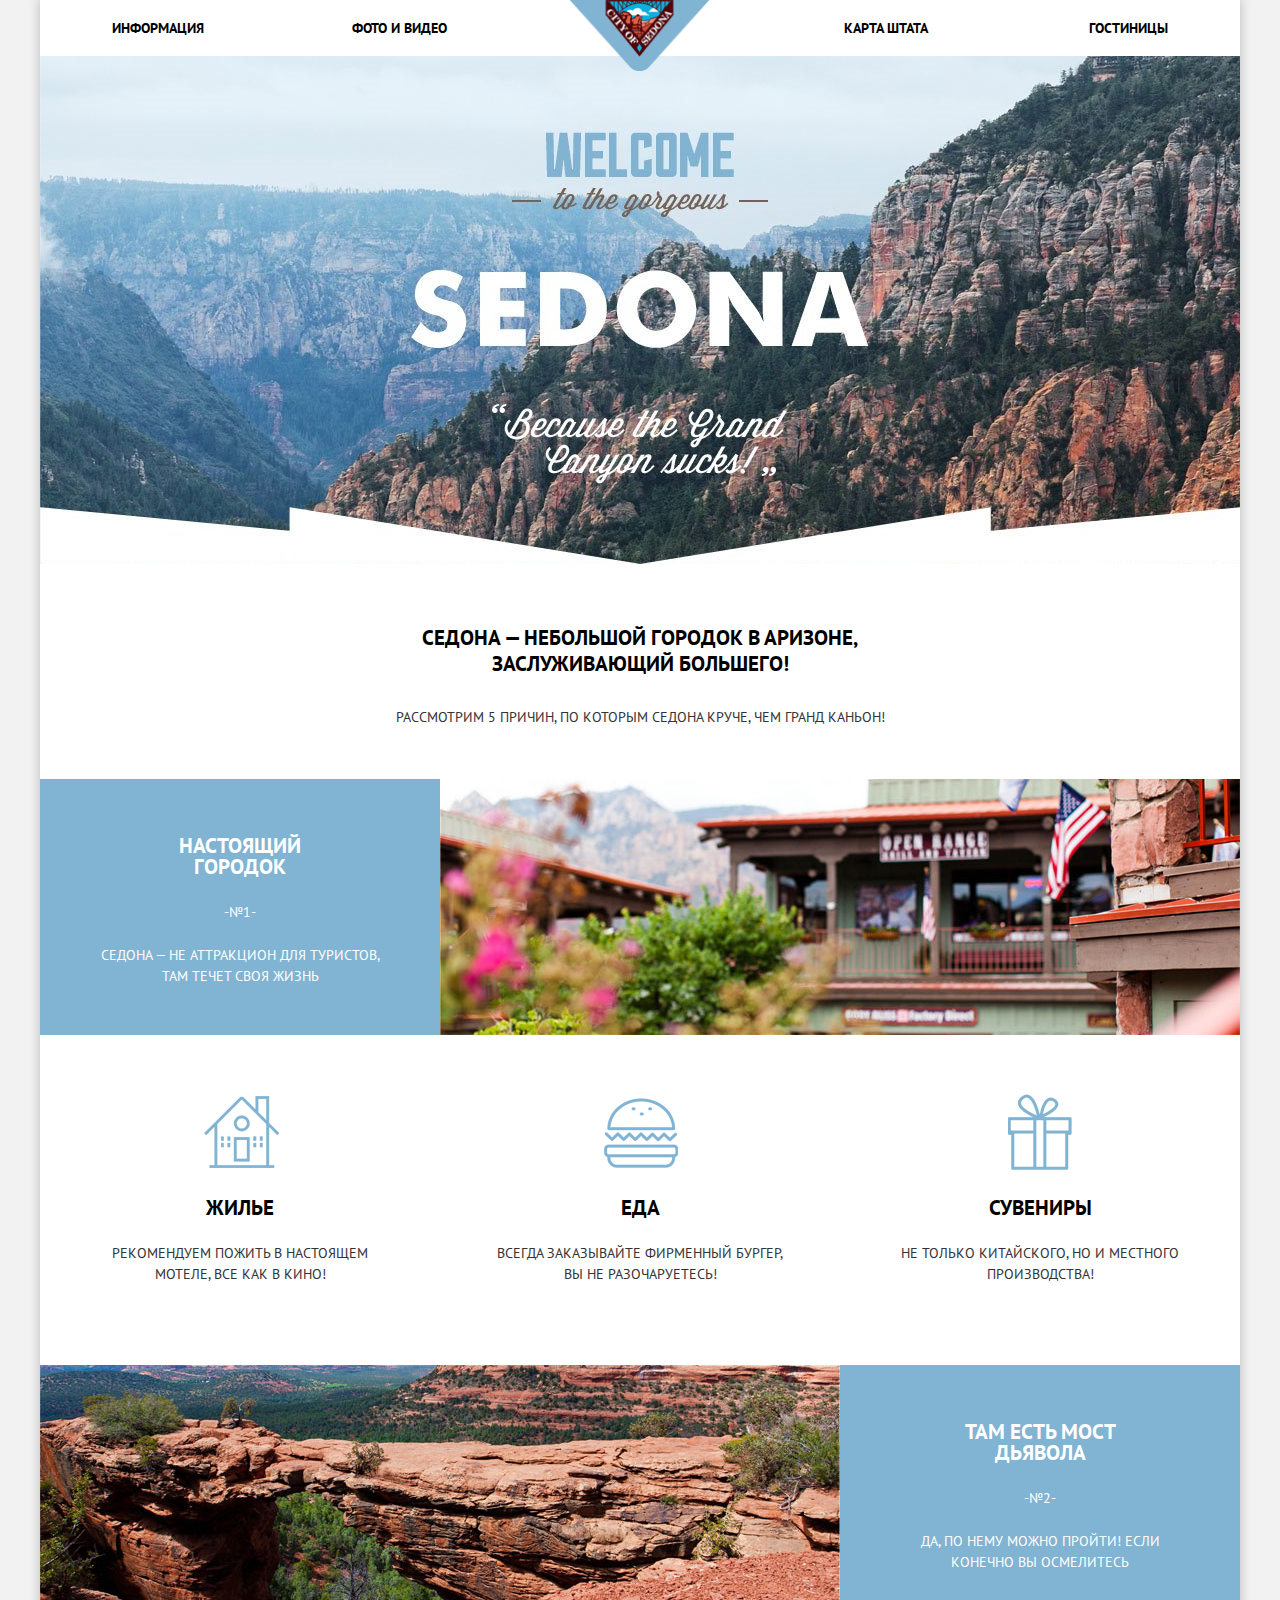
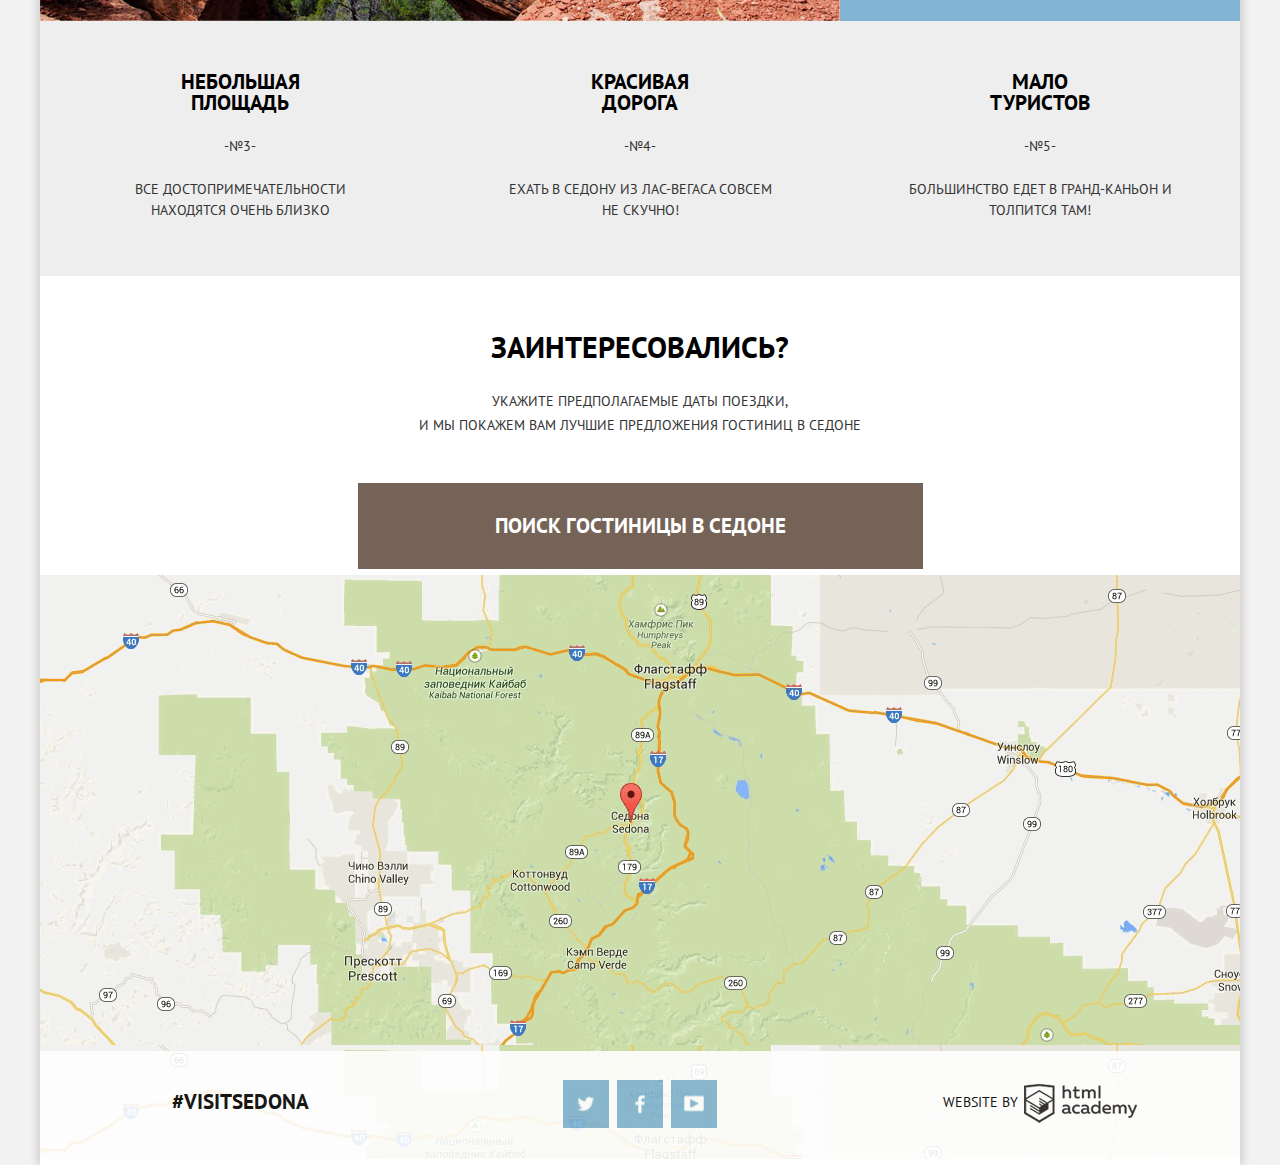
<file: index.html>
<!DOCTYPE html>
<html lang="ru">
  <head>
    <meta charset="utf-8">
    <link href="https://fonts.googleapis.com/css?family=PT+Sans:400,700&amp;subset=cyrillic" rel="stylesheet">
    <link rel="stylesheet" href="css/normalize.css">
    <link  rel="stylesheet" href="css/style.min.css">
    <title>Седона</title>
  </head>
  <body>
                            <!-- Шапка сайта -->
    <header class="main-header">
      <div class="container clearfix">
        <div class="index-logo">
          <a href="#">
            <img src="img/index-logo.png" width="138" height="71" alt="logo">
          </a>
        </div>
        <nav class="main-navigation clearfix">
          <ul class="main-menu">
            <li class="main-menu-item">
              <a class="main-menu-link" href="#footer">ИНФОРМАЦИЯ</a>
            </li>
            <li class="main-menu-item">
              <a class="main-menu-link" href="#">ФОТО И ВИДЕО</a>
            </li>
            <li class="main-menu-item">
              <a class="main-menu-link" href="#map">КАРТА ШТАТА</a>
            </li>
            <li class="main-menu-item">
              <a class="main-menu-link" href="inner.html">ГОСТИНИЦЫ</a>
            </li>
          </ul>
        </nav>
      </div>
    </header>
                          <!--  Основной контент  -->
    <main class="container clearfix">
      <div class="main-img">
        <img src="img/main-img.jpg" width="1200" height="508" alt="main-img">
      </div>
      <section class="reasons clearfix">
        <div class="slogan">
          <h2 class="slogan-title">
            СЕДОНА — НЕБОЛЬШОЙ ГОРОДОК В АРИЗОНЕ,<br>
            ЗАСЛУЖИВАЮЩИЙ БОЛЬШЕГО!
          </h2>
          <p>РАССМОТРИМ 5 ПРИЧИН, ПО КОТОРЫМ СЕДОНА КРУЧЕ, ЧЕМ ГРАНД КАНЬОН!</p>
        </div>
        <!--Первая строка  -->
        <div class="reasons-line clearfix">
          <div class="reason">
            <b class="reason-name">НАСТОЯЩИЙ ГОРОДОК</b>
            <p>-№1-</p>
            <p>СЕДОНА — НЕ АТТРАКЦИОН ДЛЯ ТУРИСТОВ, ТАМ ТЕЧЕТ СВОЯ ЖИЗНЬ</p>
          </div>
          <div class="reason-img">
            <img src="img/town.jpg" width="800" height="256" alt="reason-img">
          </div>
        </div>
        <!-- Вторая строка -->
        <div class="reasons-line clearfix">
           <!--Блок-1  -->
          <div class=" housing">
            <b class="reasons-name">Жилье</b>
            <p>Рекомендуем пожить в настоящем мотеле, все как в кино!</p>
          </div>
          <!--Блок-2  -->
          <div class="food">
            <b class="reasons-name">Еда</b>
            <p>Всегда заказывайте фирменный бургер, вы не разочаруетесь!</p>
          </div>
          <!--Блок-3  -->
          <div class=" presents">
            <b class="reasons-name">Сувениры</b>
            <p>Не только китайского, но и местного производства!</p>
          </div>
        </div>
        <!--Третья строка  -->
        <div class="reasons-line clearfix">
          <div class="reason-img">
              <img src="img/bridge.jpg" width="800" height="256" alt="reason-img">
          </div>
          <div class="reason">
            <b class="reason-name">ТАМ ЕСТЬ МОСТ ДЬЯВОЛА</b>
            <p>-№2-</p>
            <p>Да, по нему можно пройти! Если конечно вы осмелитесь</p>
          </div>
        </div>
        <!--Четвертая строка  -->
        <div class="reasons-line clearfix">
          <!-- Блок-1 -->
          <div class="reasons-block">
            <b class="reasons-block-name">НЕБОЛЬШАЯ ПЛОЩАДЬ</b>
            <p>-№3-</p>
            <p>Все достопримечательности находятся очень близко</p>
          </div>
          <!-- Блок-2 -->
          <div class="reasons-block">
            <b class="reasons-block-name">КРАСИВАЯ ДОРОГА</b>
            <p>-№4-</p>
            <p>Ехать в Седону из Лас-Вегаса совсем не скучно!</p>
          </div>
          <!-- Блок-3 -->
          <div class="reasons-block">
            <b class="reasons-block-name">МАЛО ТУРИСТОВ</b>
            <p>-№5-</p>
            <p>Большинство едет в Гранд-Каньон и толпится там!</p>
          </div>
        </div>
      </section>
      <!-- Блоки с формой поиска и картой -->
      <div class="interested">
        <b class="interested-title">ЗАИНТЕРЕСОВАЛИСЬ?</b>
        <p>
          Укажите предполагаемые даты поездки,<br>
          и мы покажем вам лучшие предложения гостиниц в седоне
        </p>
        <a class="btn-modal" href="#">Поиск гостиницы в Седоне</a>
      </div>
      <div class="map" id="map">
        <iframe src="https://www.google.com/maps/embed?pb=!1m18!1m12!1m3!1d702898.7437277016!2d-111.91040446573966!3d35.076638901458885!2m3!1f0!2f0!3f0!3m2!1i1024!2i768!4f13.1!3m3!1m2!1s0x872da132f942b00d%3A0x5548c523fa6c8efd!2z0KHQtdC00L7QvdCwLCDQkNGA0LjQt9C-0L3QsCA4NjMzNiwg0KHQqNCQ!5e0!3m2!1sru!2sru!4v1479039821159"
          width="1200" height="584" style="border:0" allowfullscreen>
        </iframe>
      </div>
      <form class="hotel-search" action="/echo" method="post" name="hotel-search">
        <div class="arrival">
          <label for="arrival-date">Дата заезда :</label>
          <input type="text" name="arrival-date" id="arrival-date" value="24 Апреля 2016">
          <span class="calendar"></span>
        </div>
        <div class="departure">
          <label for="departure-date">Дата выезда:</label>
          <input type="text" name="departure-date" id="departure-date" value="4 июля 2016">
          <span class="calendar"></span>
        </div>
        <div class="half-width">
          <div class="people">
            <label for="people-number">
              Взрослые:
            </label>
            <div class="people-group">
              <span class="minus-people"></span>
              <span class="plus-people"></span>
              <input type="text" name="people-number" id="people-number" value="2" >
            </div>
          </div>
          <div class="child">
            <label for="child-number">
              Дети:
            </label>
            <div class="child-group">
              <span class="minus-child"></span>
              <span class="plus-child"></span>
              <input type="text" name="child-number" id="child-number" value="0" >
            </div>
          </div>
        </div>
        <button class="search-btn" type="submit">Найти</button>
      </form>
    </main>
                                <!--  Подвал  -->
    <footer class="main-footer opacity" id="footer">
      <div class="container clearfix">
        <section class="footer-contacts">
          <a class="social-link" href="#">#VISITSEDONA</a>
        </section>
        <section class="footer-social">
          <a class="social-btn social-btn-tw" href="#">Твиттер</a>
          <a class="social-btn social-btn-fb" href="#">Фейсбук</a>
          <a class="social-btn social-btn-yt" href="#">Ютуб</a>
        </section>
        <section class="footer-copyright">
            <span class="copyright">Website by</span>
            <a class="icon" href="https://htmlacademy.ru">
              <span class="icon-logo"></span>
            </a>
        </section>
      </div>
    </footer>
    <script src="js/script.mini.js"></script>
  </body>
</html>
</file>
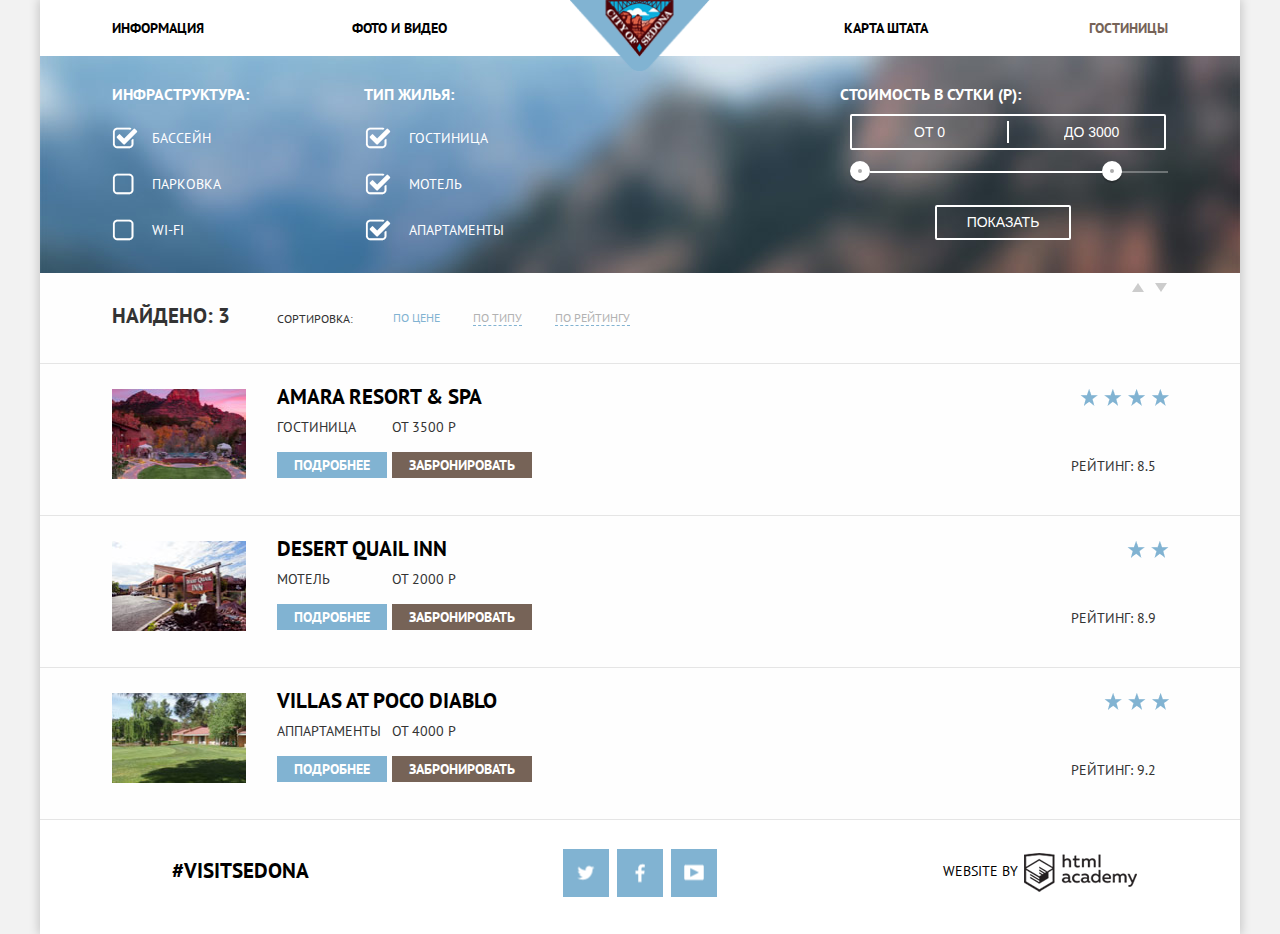
<file: inner.html>
<!DOCTYPE html>
<html lang="ru">
  <head>
    <meta charset="utf-8">
    <link href="https://fonts.googleapis.com/css?family=PT+Sans:400,700&amp;subset=cyrillic" rel="stylesheet">
    <link rel="stylesheet" href="css/normalize.css">
    <link href="css/style.min.css" rel="stylesheet">
    <title>Седона-гостиницы</title>
  </head>
  <body>
    <header class="main-header">
      <div class="container clearfix">
        <div class="index-logo">
          <a href="index.html">
            <img src="img/index-logo.png" width="138" height="71" alt="logo">
          </a>
        </div>
        <nav class="main-navigation">
          <ul class="main-menu">
            <li class="main-menu-item">
              <a class="main-menu-link" href="index.html#footer">ИНФОРМАЦИЯ</a>
            </li>
            <li class="main-menu-item">
              <a class="main-menu-link" href="#">ФОТО И ВИДЕО</a>
            </li>
            <li class="main-menu-item">
              <a class="main-menu-link" href="index.html#map">КАРТА ШТАТА</a>
            </li>
            <li class="main-menu-item">
              <a class="main-menu-link visited" href="inner.html">ГОСТИНИЦЫ</a>
            </li>
          </ul>
        </nav>
      </div>
    </header>
    <main class="container clearfix">
      <section class="filter clearfix">
        <form class="filter-form" action="/echo" method="post">
          <fieldset class="infrastructure">
            <legend>Инфраструктура:</legend>
              <div class="option-group">
                <input type="checkbox" name="swim" id="swim" checked>
                <label for="swim">Бассейн</label>
              </div>
              <div class="option-group">
                <input type="checkbox" name="parking" id="parking">
                <label for="parking">Парковка</label>
              </div>
              <div class="option-group">
                <input type="checkbox" name="wi-fi" id="wi-fi">
                <label for="wi-fi">Wi-Fi</label>
              </div>
          </fieldset>
          <fieldset class="type-house">
            <legend>Тип жилья:</legend>
              <div class="option-group">
                <input type="checkbox" name="hotel" id="hotel" checked>
                <label for="hotel">Гостиница</label>
              </div>
              <div class="option-group">
                <input type="checkbox" name="motel" id="motel" checked>
                <label for="motel">Мотель</label>
              </div>
              <div class="option-group">
                <input type="checkbox" name="apart" id="apart" checked>
                <label for="apart">Апартаменты</label>
              </div>
          </fieldset>
          <div class="filter-range">
            <div class="filter-range-title">Стоимость в сутки (Р):</div>
            <div class="price-controls">
              <label class="min">
                <input type="text" name="min" id="min" placeholder="ОТ 0">
              </label>
              <label class="max">
                <input type="text" name="max" id="max" placeholder="ДО 3000">
              </label>
            </div>
            <div class="range-controls">
              <div class="scale">
                <div class="bar"></div>
              </div>
                <div class="range-toggle range-toggle-min"></div>
                <div class="range-toggle range-toggle-max"></div>
            </div>
            <button class="filter-btn" type="submit">Показать</button>
          </div>
        </form>
      </section>
      <div class="resault">
        <span class="resault-number">Найдено: 3</span>
        <a class="top-arrow" href="#"></a>
        <a class="down-arrow" href="#"></a>
        <ul class="sort-menu">
          <li class="sort-title">Сортировка:</li>
          <li class="sort-item"><a class="item active" href="#">По цене</a></li>
          <li class="sort-item"><a class="item" href="#" >По типу</a></li>
          <li class="sort-item"><a class="item" href="#" >По рейтингу</a></li>
        </ul>
      </div>
      <section class="hotels ">
        <div class="hotel-info clearfix">
          <div class="hotel-img">
            <img src="img/amara.jpg" width="134" height="90" alt="amara">
          </div>
          <div class="hotel">
            <h3 class="hotel-name">Amara Resort & Spa</h3>
            <span class="type">Гостиница</span><span class="price">От 3500 Р</span>
            <div class="info-reserv">
              <a class="info" href="#">Подробнее</a>
              <a class="reserv" href="#">Забронировать</a>
            </div>
          </div>
          <div class="rating-stars">
            <span class="rating-amara"> Рейтинг: 8.5</span>
          </div>
        </div>
        <div class="hotel-info clearfix">
          <div class="hotel-img">
            <img src="img/desert.jpg" width="134" height="90" alt="desert">
          </div>
          <div class="hotel">
            <h3 class="hotel-name">Desert Quail Inn</h3>
            <span class="type">Мотель</span><span class="price">От 2000 Р</span>
            <div class="info-reserv">
               <a class="info" href="#">Подробнее</a>
               <a class="reserv" href="#">Забронировать</a>
            </div>
          </div>
          <div class="rating-stars">
            <span class="rating-desert">Рейтинг: 8.9</span>
          </div>
        </div>
        <div class="hotel-info clearfix">
          <div class="hotel-img">
            <img src="img/villas.jpg" width="134" height="90" alt="villas">
          </div>
          <div class="hotel">
            <h3 class="hotel-name">Villas at Poco Diablo</h3>
            <span class="type">Аппартаменты</span><span class="price">От 4000 Р</span>
            <div class="info-reserv">
               <a class="info" href="#">Подробнее</a>
               <a class="reserv" href="#">Забронировать</a>
            </div>
          </div>
          <div class="rating-stars">
            <span class="rating-villas">Рейтинг: 9.2</span>
          </div>
        </div>
      </section>
    </main>
    <footer class="main-footer">
      <div class="container clearfix">
        <section class="footer-contacts">
          <a class="social-link" href="#"><span>#VISITSEDONA</span></a>
        </section>
        <section class="footer-social">
          <a class="social-btn social-btn-tw" href="#">Твиттер</a>
          <a class="social-btn social-btn-fb" href="#">Фейсбук</a>
          <a class="social-btn social-btn-yt" href="#">Ютуб</a>
        </section>
        <section class="footer-copyright">
          <span class="copyright">Website by</span>
          <a class="icon" href="https://htmlacademy.ru">
            <span class="icon-logo"></span>
          </a>
        </section>
      </div>
    </footer>
  </body>
</html>
</file>
<file: css/style.min.css>
.container,body{width:1200px;margin:0 auto;padding:0;position:relative}b,body{line-height:21px;font-family:"PT Sans","Arial",sans-serif;text-transform:uppercase}body{font-style:normal;background:#f2f2f2;color:#333;box-shadow:0 0 10px 1px rgba(0,0,0,.2);font-size:14px;font-weight:400}b{font-size:21px;font-weight:700}.clearfix::after{content:"";display:table;clear:both}img{width:100%}.container{background-color:#fff}.main-header,b{color:#000}.main-navigation{padding:0 72px;background-color:#fff}.main-menu{margin:0;padding:0;list-style:none;font-size:0}.main-menu-item{display:inline-block;vertical-align:top;font-size:14px;line-height:26px;font-weight:700;padding:15px 0}.main-menu-link{text-decoration:none;color:#000}.main-menu-link.visited{color:#766357}.main-menu-link.visited:hover{color:#604e43}.main-menu-link.visited:active{color:#d6d0cc}.main-menu-link:hover{color:#81b3d2}.main-menu-link:active{color:#b2b2b2}.main-navigation li:nth-child(1){width:240px;text-align:left}.main-navigation li:nth-child(2){width:288px;text-align:left}.main-navigation li:nth-child(3){width:288px;text-align:right}.main-navigation li:nth-child(4){width:240px;text-align:right}.index-logo{display:block;position:absolute;top:0;left:50%;-webkit-transform:translate(-50%,0%);transform:translate(-50%,0%);z-index:10}.main-img{width:100%;height:508px;z-index:1}.slogan{box-sizing:border-box;min-height:215px;background-color:#fff;text-align:center;padding-top:61px}.slogan p,.slogan-title{line-height:26px;margin:0}.slogan-title{font-weight:700;font-family:"PT Sans","Arial",sans-serif;text-transform:uppercase;padding-bottom:27px;font-size:21px;color:#000}.slogan p{font-size:14px;color:#333}.reason,.reason-img{float:left;height:256px}.reason{background-color:#81b3d2;width:400px}.reason-img{width:800px}.reason,.reason-name{color:#fff;text-align:center}.reason-name{display:block;padding-top:56px;width:151px;margin:auto auto 25px}.reason p{width:305px;margin:0 auto 22px}.food,.housing,.presents{float:left;width:400px;min-height:330px;text-align:center;background-color:#fff;position:relative}.reasons-name{display:block;margin:162px 0 25px}.food p,.housing p,.presents p{width:290px;margin:auto}.housing::before{top:61px;left:164px;width:75px;height:72px;background:url(../img/housing.png) no-repeat}.food::before,.housing::before,.presents::before{content:"";position:absolute;display:block}.food::before{background:url(../img/food.png) no-repeat;top:63px;left:164px;width:74px;height:70px}.presents::before{top:59px;left:168px;width:64px;height:76px;background:url(../img/presents.png) no-repeat}.reasons-block{float:left;width:400px;min-height:255px;text-align:center;background-color:#eee}.reasons-block-name{display:block;width:125px;margin:50px auto 23px}.reasons-block p{width:275px;margin:0 auto 22px}.interested{min-height:240px;text-align:center;background:#fff}iframe{background-image:url(../img/map.png)}.interested p,.interested-title{line-height:24px;font-family:"PT Sans","Arial",sans-serif;text-transform:uppercase}.interested-title{display:block;margin-top:59px;font-size:30px;color:#000;font-weight:700}.interested p{font-size:14px;color:#333;font-weight:400;margin:30px 0 0}.btn-modal,.hotel-search{line-height:26px;font-weight:700}.btn-modal{display:block;color:#fff;background-color:#766357;text-align:center;text-decoration:none;cursor:pointer;width:455px;padding:30px 55px;margin:46px auto auto;font-size:21px}.hotel-search{width:565px;height:394px;margin:0 auto;padding:53px 0;position:absolute;box-sizing:border-box;bottom:199px;left:317px;font-family:inherit;font-size:14px;background:#fff}.hidden{display:none}.show{display:block;-webkit-animation:bounce .7s;animation:bounce .7s}@keyframes bounce{0%{-webkit-transform:translateY(-200px);transform:translateY(-200px);opacity:0}70%{-webkit-transform:translateY(30px);transform:translateY(30px);opacity:.5}90%{-webkit-transform:translateY(-10px);transform:translateY(-10px);opacity:.7}to{transform:translateY(0)}}.hotel-search input{font:inherit;text-transform:inherit;background-color:#f2f2f2;border:none;height:34px}.hotel-search input::-ms-clear{display:none}.arrival input,.departure input{width:346px;text-indent:11px}.arrival label,.departure label{margin-right:19px}.arrival .calendar,.departure .calendar{position:absolute;width:22px;height:22px;top:7px;right:62px;background-image:url(../img/sprite.png);background-repeat:no-repeat;background-position:-149px -37px;cursor:pointer}.arrival .calendar:hover{background-position:-211px -37px}.arrival .calendar:active{background-position:-180px -37px}.departure .calendar{content:""}.departure .calendar:hover{background-position:-211px -37px}.departure .calendar:active{background-position:-180px -37px}.hotel-search input:hover{background-color:#ebebeb;outline:none}.hotel-search input:focus{background-color:#fff;outline:2px solid #e5e5e5}.arrival,.departure{margin-left:56px;margin-bottom:32px;position:relative}.departure{margin-left:54px}.half-width,.people{display:inline-block;vertical-align:top}.half-width{margin-bottom:54px}.half-width input{width:38px;text-align:center;margin-left:38px}.people{margin-left:54px;margin-right:50px}.people label{margin-right:37px;margin-top:5px}.child-group,.people-group{width:114px;height:36px;background:#f2f2f2}.child,.child label,.child-group,.people label,.people-group{display:inline-block;vertical-align:top}.child label{margin-right:23px;margin-top:5px}.half-width .minus-people{width:12px;height:3px;top:206px;left:179px;background-position:-306px -74px}.half-width .minus-people:hover{background-position:-27px -87px}.half-width .minus-people:active{background-position:-5px -87px}.half-width .minus-child,.half-width .minus-people,.half-width .plus-child,.half-width .plus-people{content:"";position:absolute;background-image:url(../img/sprite.png);background-repeat:no-repeat;cursor:pointer}.half-width .plus-people{left:255px;width:11px;height:11px;top:202px;background-position:-49px -87px}.half-width .plus-people:hover{background-position:-91px -87px}.half-width .plus-people:active{background-position:-70px -87px}.half-width .minus-child,.half-width .plus-child{width:12px;height:3px;top:206px;right:141px;background-position:-306px -74px}.half-width .minus-child:hover{background-position:-27px -87px}.half-width .minus-child:active{background-position:-5px -87px}.half-width .plus-child{width:11px;height:11px;top:202px;right:66px;background-position:-49px -87px}.half-width .plus-child:hover{background-position:-91px -87px}.half-width .plus-child:active{background-position:-70px -87px}.search-btn{display:block;width:457px;margin:0 auto 55px;padding:16px 0;font-family:inherit;font-size:21px;line-height:26px;font-weight:700;text-transform:uppercase;color:#fff;background-color:#81b3d2;border:none}.search-btn:hover{background-color:#669ec0}.search-btn:active{background-color:#5496bd;color:#88b6d1}.main-footer.opacity{opacity:.9;position:absolute;bottom:0;z-index:20}.main-footer,.main-footer.opacity{background:#fefefe;color:#000}.footer-contacts,.footer-social{float:left;width:400px}.footer-contacts a{display:block;text-decoration:none;font-family:inherit;font-size:21px;line-height:26px;font-weight:700;color:inherit;text-align:center;margin-top:38px}.footer-social{margin-top:29px;padding-bottom:37px;text-align:center}.social-btn{display:inline-block;vertical-align:top;width:46px;height:48px;margin:0 2px;font-size:0;background:#81b3d2;position:relative}.social-btn::before{content:"";position:absolute;top:50%;left:50%;transform:translate(-50%,-50%);background-image:url(../img/sprite.png);background-repeat:no-repeat}.social-btn-yt::before{width:20px;height:17px;background-position:-128px -132px}.social-btn-tw::before{width:17px;height:15px;background-position:-302px -87px}.social-btn-fb::before{width:10px;height:19px;background-position:-306px -45px}.social-btn:hover{background-color:#669ec0}.social-btn:active{background-color:#5496bd}.social-btn-fb:active::before{background-position:-128px -74px}.social-btn-tw:active::before{background-position:-271px -112px}.social-btn-yt:active::before{background-position:-158px -132px}.footer-copyright{float:right;width:400px;padding-top:38px;position:relative}.copyright{display:block;font-size:14px;line-height:26px;font-weight:400;margin-left:103px}.icon-logo{content:"";position:absolute;top:33px;left:184px;width:113px;height:39px;background-image:url(../img/sprite.png);background-position:-5px -32px}.icon-logo:hover{background-position:-5px -118px}.icon-logo:active{background-position:-148px -69px}.filter{width:1200px;min-height:217px;background-color:#497597;background-image:url(../img/filter-background.jpg)}.filter fieldset{min-height:171px;font-family:inherit;font-size:16px;line-height:21px;font-weight:700;color:#fff}.filter-form{width:1056px;margin:auto;padding-top:28px}.option-group{margin-top:22px;margin-bottom:24px;position:relative}.infrastructure,.type-house{float:left;width:241px;min-height:217px;margin:0;border:0;padding:0}.infrastructure label,.type-house label{padding-left:40px;font-family:inherit;font-size:14px;line-height:21px;font-weight:400}.type-house{width:288px}.type-house legend{margin-left:11px}.type-house label{padding-left:56px}.option-group input[type=checkbox]{display:none}input[type=checkbox]+label{position:relative;cursor:pointer}.infrastructure input[type=checkbox]+label::before,.type-house input[type=checkbox]+label::before{content:"";display:block;background-image:url(../img/sprite.png);background-repeat:no-repeat;width:22px;height:22px;background-position:-242px -37px;position:absolute;top:-2px;left:0}.type-house input[type=checkbox]+label::before{left:12px}input[type=checkbox]:checked+label::before{content:"";width:26px;height:22px;background-image:url(../img/sprite.png);background-position:-267px -5px}input[type=checkbox]:disabled+label::before{content:"";display:block;background-image:url(../img/sprite.png);background-repeat:no-repeat;width:22px;height:22px;background-position:-274px -45px;position:absolute}input[type=checkbox]:checked:disabled+label::before{content:"";display:block;background-image:url(../img/sprite.png);background-repeat:no-repeat;width:22px;height:22px;background-position:-274px -45px;position:absolute}.filter-range{float:right;width:330px;margin-left:0;margin-top:0;color:#fff;text-transform:uppercase}.filter-range-title{margin-bottom:9px;margin-left:2px;font-weight:700;font-size:16px;line-height:21px}.price-controls{position:relative;height:32px;margin-bottom:21px;margin-left:12px;border:2px solid #fff;border-radius:2px;font-size:0;width:312px}.price-controls::after{content:"";position:absolute;width:2px;height:22px;top:50%;left:50%;-webkit-transform:translate(-50%,-50%);transform:translate(-50%,-50%);background:#fff}.price-controls label{display:inline-block;font-size:14px;line-height:38px;font-weight:400;vertical-align:top;cursor:pointer}.price-controls .max,.price-controls .min{width:90px;height:32px;margin-left:60px}.price-controls input{display:block;width:90px;height:22px;margin-top:4px;color:inherit;font-size:14px;line-height:21px;background:0 0;border:none;outline:none}.price-controls input::-webkit-input-placeholder{color:#fff}.price-controls input:-moz-placeholder{color:#fff}.price-controls input::-moz-placeholder{color:#fff;opacity:1}.price-controls input:-ms-input-placeholder{color:#fff;opacity:1}.price-controls input:focus::-webkit-input-placeholder{opacity:0}.price-controls input:focus:-moz-placeholder,.price-controls input:focus::-moz-placeholder{opacity:0}.price-controls input:focus:-ms-input-placeholder{opacity:0}.range-controls{position:relative;margin-bottom:32px}.range-controls .scale{margin-left:15px;height:2px;background:rgba(255,255,255,.3)}.range-controls .bar{margin-left:17px;width:80%;height:2px;background:#fff}.range-toggle{width:4px;height:4px;background:#ababab;border:8px solid #fff;border-radius:50%;box-shadow:0 2px 1px 0 rgba(0,1,1,.2);cursor:pointer;position:absolute;top:-10px}.range-toggle:hover{background:#1c4f80}.range-toggle-min{left:12px}.range-toggle-max{left:80%}.filter-btn{display:block;margin:0 auto;padding:5px 30px;font-size:14px;line-height:21px;color:#fff;text-transform:uppercase;background:0 0;border:2px solid #fff;border-radius:2px;cursor:pointer}.filter-btn:hover{color:#000;background:#fff}.resault{width:1056px;margin:0;padding:30px 72px 34px;border-bottom:1px solid #e5e5e5;position:relative;background:#fefefe}.sort-menu{display:inline-block;vertical-align:top;padding:0;margin:4px 0 0;list-style:none}.resault .top-arrow{content:"";position:absolute;right:73px;top:10px;border:6px solid transparent;border-top:9px solid #ccc;cursor:pointer}.resault .top-arrow:hover{border-top:9px solid #000}.resault .top-arrow:active{border-top:9px solid #81b3d2}.resault .top-arrow:focus{border-top:9px solid #81b3d2}.resault .down-arrow{content:"";position:absolute;right:96px;top:4px;border:6px solid transparent;border-bottom:9px solid #ccc;cursor:pointer}.resault .down-arrow:hover{border-bottom:9px solid #000}.resault .down-arrow:active{border-bottom:9px solid #81b3d2}.resault .down-arrow:focus{border-bottom:9px solid #81b3d2}.sort-title{display:inline-block;vertical-align:middle;font-family:inherit;font-size:12px;line-height:18px;font-weight:400;padding:0;margin:0 36px 0 0}.sort-item{display:inline-block;vertical-align:top}.sort-item a{padding:0;margin:0 29px 0 0;text-decoration:none;border-bottom:1px dashed #81b3d2;color:#b2b2b2;font-family:inherit;font-size:12px;line-height:18px;font-weight:400}.sort-item a:focus{color:#81b3d2;border:none}.sort-item a:hover{color:#81b3d2;border-bottom:1px dashed #81b3d2}.sort-item a:active{color:#000;border:none}.item.active{border:none}.resault-number{margin-right:43px;font-size:21px;line-height:26px;font-weight:700}.hotel-info{padding:0 72px;border-bottom:1px solid #e5e5e5}.hotels{width:1200px;margin:0 auto;background:#fefefe}.hotel-img{float:left;width:134px;min-height:119px;margin-right:31px;margin-top:25px}.hotel{float:left;width:361px;min-height:151px}.hotel-name{font-size:21px;line-height:26px;color:#000;font-family:inherit;font-weight:700;margin:20px 0 7px;cursor:pointer}.hotel-name:hover,.item.active{color:#81b3d2}.hotel-name:active{color:#cacaca}.type{width:112px;margin-right:3px}.price,.type{display:inline-block;vertical-align:top}.info-reserv{margin-top:17px}.info{padding:4px 17px;margin-right:1px;font-size:14px;font-family:21px;font-weight:700;color:#fff;background-color:#81b3d2;text-decoration:none}.info:hover,.reserv{color:#fff;background-color:#669ec0}.info:active{color:#88b6d1;background-color:#5496bd}.reserv{padding:4px 17px;font-size:14px;font-family:21px;font-weight:700;background-color:#766357;text-decoration:none}.reserv:hover{background-color:#604e43}.reserv:active{background-color:#503e33;color:#7b6d65}.rating-stars{float:right;width:241px;min-height:151px;text-align:right}.rating-amara,.rating-desert,.rating-villas{display:block;margin-top:92px;margin-right:12px;position:relative}.rating-amara::before,.rating-desert::before{content:"";position:absolute;height:17px;top:-67px;right:-13px}.rating-amara::before{background-image:url(../img/sprite.png);background-repeat:no-repeat;width:89px;background-position:-132px -5px}.rating-desert::before{width:42px;background-position:-5px -5px}.rating-desert::before,.rating-villas::before,.sprite{background-image:url(../img/sprite.png);background-repeat:no-repeat}.rating-villas::before{content:"";position:absolute;width:65px;height:17px;background-position:-57px -5px;top:-67px;right:-13px}.sprite{display:block}
</file>
